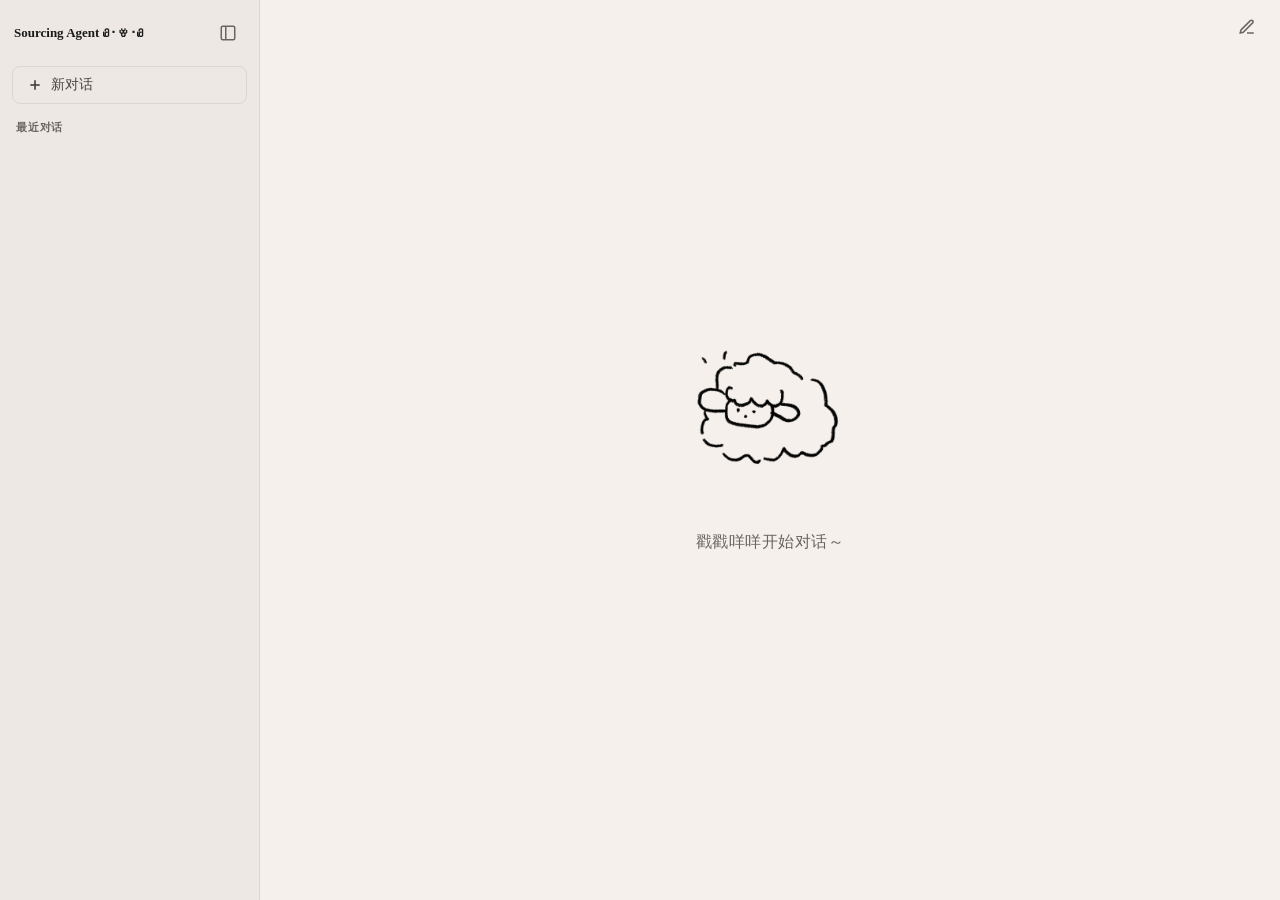
<file: index.html>
<!DOCTYPE html>
<html lang="zh-CN">
<head>
  <meta charset="UTF-8" />
  <meta name="viewport" content="width=device-width, initial-scale=1.0" />
  <title>Sourcing Agent Ꮚ･ꈊ･Ꮚ</title>
  <link rel="stylesheet" href="style.css" />
</head>
<body>
  <div class="app">
    <aside class="sidebar" id="sidebar">
      <div class="sidebar-header">
        <div class="logo">
          <span class="logo-text">Sourcing Agent Ꮚ･ꈊ･Ꮚ</span>
        </div>
        <button class="icon-btn" id="toggle-sidebar" title="收起侧栏">
          <svg width="18" height="18" viewBox="0 0 24 24" fill="none" stroke="currentColor" stroke-width="2">
            <rect x="3" y="3" width="18" height="18" rx="2"/>
            <line x1="9" y1="3" x2="9" y2="21"/>
          </svg>
        </button>
      </div>

      <button class="new-chat-btn" id="new-chat-btn">
        <svg width="16" height="16" viewBox="0 0 24 24" fill="none" stroke="currentColor" stroke-width="2.5">
          <line x1="12" y1="5" x2="12" y2="19"/>
          <line x1="5" y1="12" x2="19" y2="12"/>
        </svg>
        新对话
      </button>

      <div class="history-section">
        <div class="history-label">最近对话</div>
        <div class="history-list" id="history-list"></div>
      </div>
    </aside>

    <main class="main awaiting-start" id="main">
      <header class="topbar">
        <button class="icon-btn" id="open-sidebar" title="展开侧栏" style="display:none;">
          <svg width="18" height="18" viewBox="0 0 24 24" fill="none" stroke="currentColor" stroke-width="2">
            <line x1="3" y1="6" x2="21" y2="6"/>
            <line x1="3" y1="12" x2="21" y2="12"/>
            <line x1="3" y1="18" x2="21" y2="18"/>
          </svg>
        </button>
        <div class="spacer"></div>
        <button class="new-chat-icon-btn" id="new-chat-top" title="新对话">
          <svg width="18" height="18" viewBox="0 0 24 24" fill="none" stroke="currentColor" stroke-width="2">
            <path d="M12 20h9"/>
            <path d="M16.5 3.5a2.121 2.121 0 013 3L7 19l-4 1 1-4L16.5 3.5z"/>
          </svg>
        </button>
      </header>

      <div class="chat-container" id="chat-container">
        <div class="welcome splash" id="welcome">
          <button type="button" class="sheep-start" id="sheep-start" aria-label="戳戳咩咩开始对话">
            <div class="sheep-blend">
              <img src="sheep.png" alt="" class="sheep-img" id="sheep-img" />
              <svg class="sheep-svg" id="sheep-svg" viewBox="0 0 200 200" xmlns="http://www.w3.org/2000/svg" aria-hidden="true">
              <ellipse cx="100" cy="140" rx="55" ry="40" fill="white" stroke="#ccc" stroke-width="2"/>
              <circle cx="100" cy="95" r="42" fill="white" stroke="#ccc" stroke-width="2"/>
              <circle cx="72" cy="85" r="28" fill="white" stroke="#ccc" stroke-width="2"/>
              <circle cx="128" cy="85" r="28" fill="white" stroke="#ccc" stroke-width="2"/>
              <circle cx="85" cy="68" r="22" fill="white" stroke="#ccc" stroke-width="2"/>
              <circle cx="115" cy="68" r="22" fill="white" stroke="#ccc" stroke-width="2"/>
              <circle cx="100" cy="62" r="20" fill="white" stroke="#ccc" stroke-width="2"/>
              <ellipse cx="100" cy="105" rx="28" ry="25" fill="white" stroke="#ccc" stroke-width="1.5"/>
              <ellipse cx="91" cy="100" rx="4" ry="5" fill="#333"/>
              <ellipse cx="109" cy="100" rx="4" ry="5" fill="#333"/>
              <circle cx="92" cy="99" r="1.5" fill="white"/>
              <circle cx="110" cy="99" r="1.5" fill="white"/>
              <ellipse cx="84" cy="109" rx="6" ry="4" fill="#ffb6c1" opacity="0.7"/>
              <ellipse cx="116" cy="109" rx="6" ry="4" fill="#ffb6c1" opacity="0.7"/>
              <path d="M95 114 Q100 119 105 114" fill="none" stroke="#888" stroke-width="1.5" stroke-linecap="round"/>
              <rect x="76" y="170" width="12" height="20" rx="6" fill="white" stroke="#ccc" stroke-width="1.5"/>
              <rect x="112" y="170" width="12" height="20" rx="6" fill="white" stroke="#ccc" stroke-width="1.5"/>
              <rect x="88" y="172" width="12" height="18" rx="6" fill="white" stroke="#ccc" stroke-width="1.5"/>
              <rect x="100" y="172" width="12" height="18" rx="6" fill="white" stroke="#ccc" stroke-width="1.5"/>
              <path d="M68 58 C68 54 62 50 58 54 C54 58 58 64 68 70 C78 64 82 58 78 54 C74 50 68 54 68 58Z" fill="#ff6b8a" opacity="0.85"/>
              <path d="M82 48 C82 45 77 42 74 45 C71 48 74 53 82 58 C90 53 93 48 90 45 C87 42 82 45 82 48Z" fill="#ff6b8a" opacity="0.85"/>
              </svg>
            </div>
          </button>
          <p class="splash-hint" id="splash-hint">戳戳咩咩开始对话～</p>
        </div>
        <div class="messages" id="messages"></div>
      </div>

      <div class="input-area">
        <div class="input-box">
          <textarea
            id="user-input"
            placeholder="在这里和 Ꮚ･ꈊ･Ꮚ 发消息～"
            rows="1"
            maxlength="4000"
          ></textarea>
          <button class="send-btn" id="send-btn" disabled>
            <svg width="16" height="16" viewBox="0 0 24 24" fill="currentColor">
              <path d="M2.01 21L23 12 2.01 3 2 10l15 2-15 2z"/>
            </svg>
          </button>
        </div>
      </div>
    </main>
  </div>

  <script src="app.js"></script>
</body>
</html>
</file>
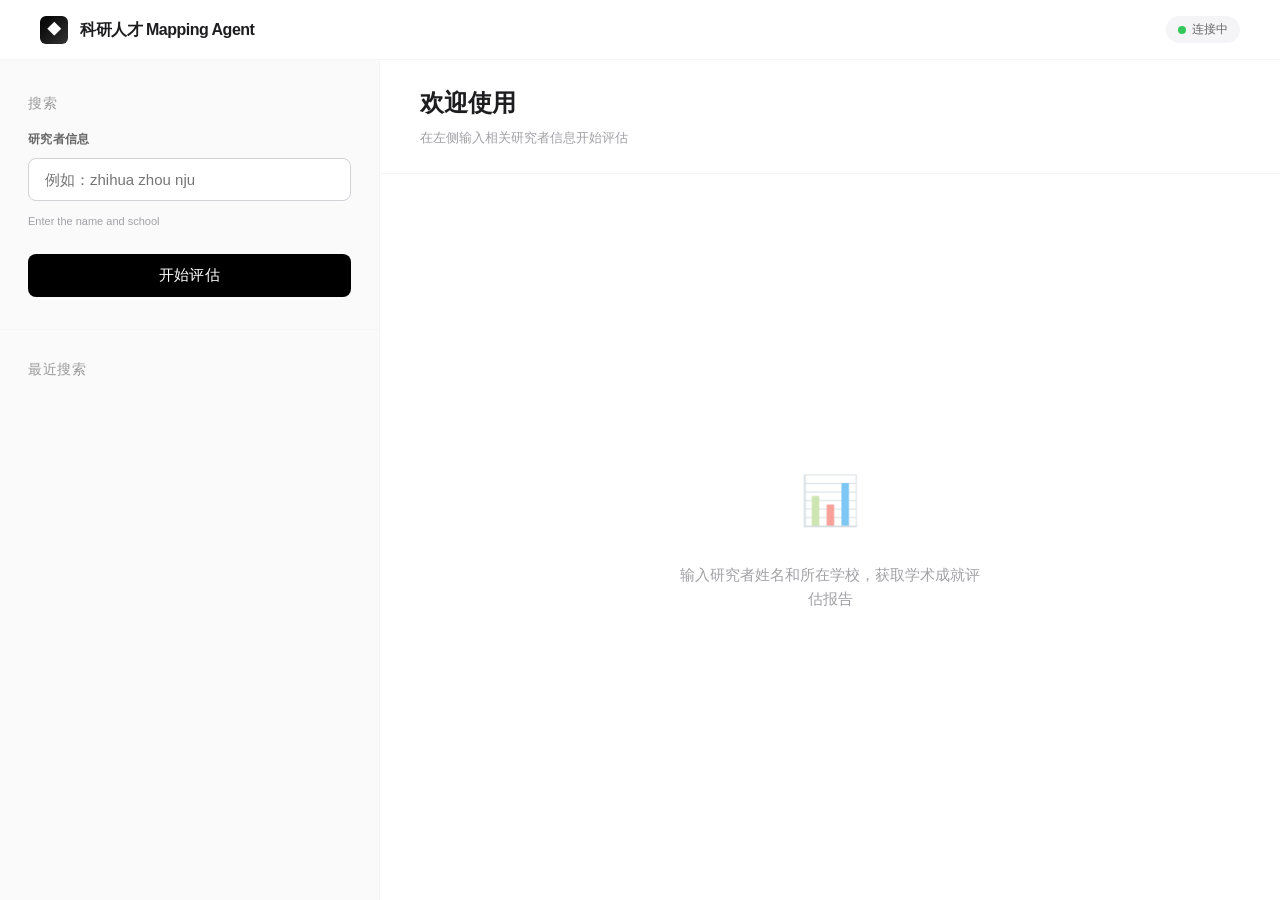
<file: deepseek_html_20260415_f2348b.html>
<!DOCTYPE html>
<html lang="zh-CN">
<head>
    <meta charset="UTF-8">
    <meta name="viewport" content="width=device-width, initial-scale=1.0">
    <title>科研人才 Mapping Agent</title>
    <style>
        * {
            margin: 0;
            padding: 0;
            box-sizing: border-box;
        }

        html, body {
            width: 100%;
            height: 100%;
            overflow: hidden;
        }

        body {
            font-family: -apple-system, BlinkMacSystemFont, 'Segoe UI', 'Helvetica Neue', sans-serif;
            background: #ffffff;
            color: #1d1d1f;
            line-height: 1.6;
        }

        /* ============= 主容器 ============= */
        .container {
            display: flex;
            flex-direction: column;
            height: 100vh;
            position: relative;
        }

        /* ============= 顶部导航栏 ============= */
        .header {
            height: 60px;
            display: flex;
            align-items: center;
            justify-content: space-between;
            padding: 0 40px;
            border-bottom: 1px solid #f5f5f7;
            background: #ffffff;
            position: relative;
            z-index: 10;
        }

        .logo {
            display: flex;
            align-items: center;
            gap: 12px;
            font-size: 16px;
            font-weight: 600;
            letter-spacing: -0.5px;
        }

        .logo-icon {
            width: 28px;
            height: 28px;
            background: linear-gradient(135deg, #000000 0%, #333333 100%);
            border-radius: 6px;
            display: flex;
            align-items: center;
            justify-content: center;
            color: white;
            font-size: 14px;
            font-weight: 700;
        }

        .header-right {
            display: flex;
            align-items: center;
            gap: 24px;
            font-size: 13px;
            color: #666666;
        }

        .status-badge {
            display: flex;
            align-items: center;
            gap: 6px;
            padding: 4px 12px;
            background: #f5f5f7;
            border-radius: 16px;
            font-size: 12px;
        }

        .status-dot {
            width: 8px;
            height: 8px;
            background: #34c759;
            border-radius: 50%;
            animation: pulse 2s infinite;
        }

        @keyframes pulse {
            0%, 100% { opacity: 1; }
            50% { opacity: 0.5; }
        }

        /* ============= 主内容区 ============= */
        .main {
            flex: 1;
            display: flex;
            overflow: hidden;
        }

        /* ============= 左侧面板 ============= */
        .sidebar {
            width: 380px;
            border-right: 1px solid #f5f5f7;
            display: flex;
            flex-direction: column;
            background: #fafafa;
            overflow-y: auto;
        }

        .sidebar-content {
            flex: 1;
            overflow-y: auto;
            padding: 0;
        }

        /* ============= 搜索面板 ============= */
        .search-panel {
            padding: 32px 28px;
            border-bottom: 1px solid #f5f5f7;
        }

        .search-title {
            font-size: 14px;
            font-weight: 500;
            color: #999999;
            text-transform: uppercase;
            letter-spacing: 0.5px;
            margin-bottom: 16px;
        }

        .search-box {
            display: flex;
            flex-direction: column;
            gap: 16px;
        }

        .input-group {
            display: flex;
            flex-direction: column;
            gap: 8px;
        }

        .input-label {
            font-size: 12px;
            font-weight: 600;
            color: #666666;
            text-transform: uppercase;
            letter-spacing: 0.3px;
        }

        .input-wrapper {
            position: relative;
            display: flex;
            align-items: center;
        }

        input[type="text"] {
            width: 100%;
            padding: 12px 16px;
            border: 1px solid #d2d2d7;
            border-radius: 8px;
            font-size: 15px;
            background: white;
            transition: all 0.2s ease;
            font-family: -apple-system, BlinkMacSystemFont, 'Segoe UI', sans-serif;
        }

        input[type="text"]:placeholder {
            color: #a1a1a6;
        }

        input[type="text"]:focus {
            outline: none;
            border-color: #000000;
            box-shadow: 0 0 0 3px rgba(0, 0, 0, 0.1);
        }

        input[type="text"]:hover:not(:focus) {
            border-color: #b0b0b5;
        }

        /* ============= 提示文字 ============= */
        .input-hint {
            font-size: 11px;
            color: #a1a1a6;
            margin-top: 4px;
            font-weight: 400;
        }

        /* ============= 搜索按钮 ============= */
        .search-button {
            width: 100%;
            padding: 12px 16px;
            margin-top: 8px;
            background: #000000;
            color: white;
            border: none;
            border-radius: 8px;
            font-size: 15px;
            font-weight: 500;
            cursor: pointer;
            transition: all 0.2s ease;
            letter-spacing: 0.3px;
        }

        .search-button:hover {
            background: #1d1d1f;
        }

        .search-button:active {
            transform: scale(0.98);
        }

        .search-button.loading {
            opacity: 0.6;
            cursor: not-allowed;
        }

        /* ============= 历史记录 ============= */
        .history-section {
            padding: 28px 28px 0;
            flex: 1;
            overflow-y: auto;
        }

        .history-title {
            font-size: 14px;
            font-weight: 500;
            color: #999999;
            text-transform: uppercase;
            letter-spacing: 0.5px;
            margin-bottom: 16px;
        }

        .history-item {
            padding: 12px 16px;
            margin-bottom: 8px;
            background: white;
            border: 1px solid #e5e5e7;
            border-radius: 8px;
            cursor: pointer;
            transition: all 0.2s ease;
            font-size: 13px;
            color: #1d1d1f;
        }

        .history-item:hover {
            background: #f5f5f7;
            border-color: #d2d2d7;
        }

        .history-item-name {
            font-weight: 500;
            margin-bottom: 4px;
        }

        .history-item-school {
            font-size: 12px;
            color: #a1a1a6;
        }

        /* ============= 右侧聊天区 ============= */
        .chat-area {
            flex: 1;
            display: flex;
            flex-direction: column;
            background: white;
        }

        .chat-header {
            padding: 24px 40px;
            border-bottom: 1px solid #f5f5f7;
            min-height: 80px;
            display: flex;
            flex-direction: column;
            justify-content: center;
        }

        .chat-header-title {
            font-size: 24px;
            font-weight: 600;
            color: #1d1d1f;
            margin-bottom: 6px;
        }

        .chat-header-subtitle {
            font-size: 13px;
            color: #a1a1a6;
        }

        .messages-container {
            flex: 1;
            overflow-y: auto;
            padding: 32px 40px;
            display: flex;
            flex-direction: column;
            gap: 24px;
            background: white;
        }

        .message {
            display: flex;
            flex-direction: column;
            gap: 8px;
            animation: slideIn 0.3s ease-out;
        }

        @keyframes slideIn {
            from {
                opacity: 0;
                transform: translateY(10px);
            }
            to {
                opacity: 1;
                transform: translateY(0);
            }
        }

        .message.user {
            align-items: flex-end;
        }

        .message.assistant {
            align-items: flex-start;
        }

        .message-bubble {
            max-width: 70%;
            padding: 12px 16px;
            border-radius: 12px;
            font-size: 15px;
            line-height: 1.5;
            word-wrap: break-word;
        }

        .message.user .message-bubble {
            background: #000000;
            color: white;
            border-bottom-right-radius: 4px;
        }

        .message.assistant .message-bubble {
            background: #f5f5f7;
            color: #1d1d1f;
            border-bottom-left-radius: 4px;
        }

        .message-time {
            font-size: 12px;
            color: #a1a1a6;
        }

        .loading-dots {
            display: flex;
            gap: 4px;
        }

        .loading-dot {
            width: 8px;
            height: 8px;
            background: #d2d2d7;
            border-radius: 50%;
            animation: bounce 1.4s infinite;
        }

        .loading-dot:nth-child(2) {
            animation-delay: 0.2s;
        }

        .loading-dot:nth-child(3) {
            animation-delay: 0.4s;
        }

        @keyframes bounce {
            0%, 80%, 100% { opacity: 0.3; }
            40% { opacity: 1; }
        }

        /* ============= 空状态 ============= */
        .empty-state {
            display: flex;
            flex-direction: column;
            align-items: center;
            justify-content: center;
            height: 100%;
            gap: 24px;
            color: #a1a1a6;
        }

        .empty-icon {
            font-size: 48px;
            opacity: 0.5;
        }

        .empty-text {
            font-size: 15px;
            text-align: center;
            max-width: 300px;
        }

        /* ============= 响应式 ============= */
        @media (max-width: 1200px) {
            .sidebar {
                width: 320px;
            }
            
            .search-panel {
                padding: 24px 20px;
            }

            .chat-header {
                padding: 20px 32px;
            }

            .messages-container {
                padding: 24px 32px;
            }
        }

        @media (max-width: 768px) {
            .header {
                padding: 0 20px;
            }

            .sidebar {
                width: 100%;
                border-right: none;
                border-bottom: 1px solid #f5f5f7;
                max-height: 200px;
            }

            .main {
                flex-direction: column;
            }

            .chat-area {
                flex: 1;
            }

            .message-bubble {
                max-width: 90%;
            }

            .chat-header {
                padding: 16px 20px;
            }

            .messages-container {
                padding: 16px 20px;
            }
        }

        /* ============= 滚动条样式 ============= */
        ::-webkit-scrollbar {
            width: 8px;
        }

        ::-webkit-scrollbar-track {
            background: transparent;
        }

        ::-webkit-scrollbar-thumb {
            background: #d2d2d7;
            border-radius: 4px;
        }

        ::-webkit-scrollbar-thumb:hover {
            background: #999999;
        }

        /* ============= 统计卡片 ============= */
        .stats-card {
            background: white;
            border: 1px solid #e5e5e7;
            border-radius: 12px;
            padding: 16px;
            margin-top: 12px;
            font-size: 13px;
        }

        .stat-row {
            display: flex;
            justify-content: space-between;
            padding: 8px 0;
            border-bottom: 1px solid #f5f5f7;
        }

        .stat-row:last-child {
            border-bottom: none;
        }

        .stat-label {
            color: #a1a1a6;
        }

        .stat-value {
            font-weight: 600;
            color: #1d1d1f;
        }
    </style>
</head>
<body>
    <div class="container">
        <!-- 顶部导航栏 -->
        <div class="header">
            <div class="logo">
                <div class="logo-icon">◆</div>
                <span>科研人才 Mapping Agent</span>
            </div>
            <div class="header-right">
                <div class="status-badge">
                    <div class="status-dot"></div>
                    <span>连接中</span>
                </div>
            </div>
        </div>

        <!-- 主内容区 -->
        <div class="main">
            <!-- 左侧面板 -->
            <div class="sidebar">
                <div class="sidebar-content">
                    <!-- 搜索面板 -->
                    <div class="search-panel">
                        <div class="search-title">搜索</div>
                        <div class="search-box">
                            <div class="input-group">
                                <label class="input-label">研究者信息</label>
                                <input 
                                    type="text" 
                                    id="searchInput"
                                    placeholder="例如：zhihua zhou nju"
                                    autocomplete="off"
                                >
                                <div class="input-hint">Enter the name and school</div>
                            </div>
                            <button class="search-button" id="searchButton">开始评估</button>
                        </div>
                    </div>

                    <!-- 历史记录 -->
                    <div class="history-section">
                        <div class="history-title">最近搜索</div>
                        <div id="historyList">
                            <!-- 动态生成 -->
                        </div>
                    </div>
                </div>
            </div>

            <!-- 右侧聊天区 -->
            <div class="chat-area">
                <div class="chat-header">
                    <div class="chat-header-title" id="chatTitle">欢迎使用</div>
                    <div class="chat-header-subtitle" id="chatSubtitle">在左侧输入相关研究者信息开始评估</div>
                </div>
                <div class="messages-container" id="messagesContainer">
                    <div class="empty-state">
                        <div class="empty-icon">📊</div>
                        <div class="empty-text">输入研究者姓名和所在学校，获取学术成就评估报告</div>
                    </div>
                </div>
            </div>
        </div>
    </div>

    <script>
        // ============= 配置 =============
        const N8N_WEBHOOK_URL = 'https://lamb20260406.app.n8n.cloud/webhook/3bc48f3e-2a46-4475-8e3b-d2dccd2b7c0bE'; // 替换为你的 n8n Webhook URL

        // ============= 状态管理 =============
        let isLoading = false;
        let searchHistory = JSON.parse(localStorage.getItem('searchHistory') || '[]');

        // ============= DOM 元素 =============
        const searchInput = document.getElementById('searchInput');
        const searchButton = document.getElementById('searchButton');
        const messagesContainer = document.getElementById('messagesContainer');
        const chatTitle = document.getElementById('chatTitle');
        const chatSubtitle = document.getElementById('chatSubtitle');
        const historyList = document.getElementById('historyList');

        // ============= 初始化 =============
        function init() {
            renderHistory();
            setupEventListeners();
        }

        // ============= 事件监听 =============
        function setupEventListeners() {
            // Enter 键搜索
            searchInput.addEventListener('keypress', (e) => {
                if (e.key === 'Enter' && !isLoading) {
                    performSearch();
                }
            });

            // 按钮点击
            searchButton.addEventListener('click', performSearch);
        }

        // ============= 执行搜索 =============
        async function performSearch() {
            const query = searchInput.value.trim();
            
            if (!query) {
                alert('请输入研究者信息');
                return;
            }

            if (isLoading) return;

            isLoading = true;
            searchButton.classList.add('loading');
            searchButton.textContent = '处理中...';

            // 添加到历史记录
            addToHistory(query);

            // 清空消息容器
            messagesContainer.innerHTML = '';

            // 显示用户消息
            addMessage(query, 'user');

            // 显示加载动画
            addLoadingMessage();

            try {
                // 调用 n8n Webhook
                const response = await fetch(N8N_WEBHOOK_URL, {
                    method: 'POST',
                    headers: {
                        'Content-Type': 'application/json',
                    },
                    body: JSON.stringify({
                        chatMessage: query,
                        sessionId: generateSessionId()
                    })
                });

                if (!response.ok) {
                    throw new Error(`HTTP error! status: ${response.status}`);
                }

                const data = await response.json();

                // 移除加载消息
                removeLoadingMessage();

                // 显示响应
                if (data.response || data.analysis) {
                    const responseText = data.response || data.analysis;
                    addMessage(responseText, 'assistant');

                    // 更新标题
                    const author = data.author || '评估结果';
                    chatTitle.textContent = author;
                    chatSubtitle.textContent = `${data.university || ''}的学术评估`;

                    // 显示统计卡片
                    if (data.statistics) {
                        addStatsCard(data.statistics);
                    }
                } else {
                    addMessage('未能获取评估结果，请重试', 'assistant');
                }

            } catch (error) {
                console.error('Error:', error);
                removeLoadingMessage();
                addMessage(`出错: ${error.message}。请检查 n8n Webhook URL 是否正确配置。`, 'assistant');
            } finally {
                isLoading = false;
                searchButton.classList.remove('loading');
                searchButton.textContent = '开始评估';
            }
        }

        // ============= 消息相关函数 =============
        function addMessage(text, sender) {
            const messageDiv = document.createElement('div');
            messageDiv.className = `message ${sender}`;

            const bubble = document.createElement('div');
            bubble.className = 'message-bubble';
            bubble.textContent = text;

            const time = document.createElement('div');
            time.className = 'message-time';
            time.textContent = new Date().toLocaleTimeString('zh-CN', { 
                hour: '2-digit', 
                minute: '2-digit' 
            });

            messageDiv.appendChild(bubble);
            messageDiv.appendChild(time);
            messagesContainer.appendChild(messageDiv);

            // 自动滚动到底部
            messagesContainer.scrollTop = messagesContainer.scrollHeight;
        }

        function addLoadingMessage() {
            const messageDiv = document.createElement('div');
            messageDiv.className = 'message assistant';
            messageDiv.id = 'loadingMessage';

            const bubble = document.createElement('div');
            bubble.className = 'message-bubble';

            const dots = document.createElement('div');
            dots.className = 'loading-dots';
            dots.innerHTML = '<div class="loading-dot"></div><div class="loading-dot"></div><div class="loading-dot"></div>';

            bubble.appendChild(dots);
            messageDiv.appendChild(bubble);
            messagesContainer.appendChild(messageDiv);

            messagesContainer.scrollTop = messagesContainer.scrollHeight;
        }

        function removeLoadingMessage() {
            const loadingMsg = document.getElementById('loadingMessage');
            if (loadingMsg) {
                loadingMsg.remove();
            }
        }

        function addStatsCard(stats) {
            const cardDiv = document.createElement('div');
            cardDiv.className = 'stats-card';

            const rows = [
                { label: '总论文数', value: stats.total_papers || 0 },
                { label: 'CCF-A 一作/共一', value: stats.ccf_a_first_author || 0 + ' 篇' },
                { label: 'CCF-A 其他身份', value: stats.ccf_a_other_author || 0 + ' 篇' },
                { label: '非 CCF-A', value: stats.non_ccf_a || 0 + ' 篇' }
            ];

            cardDiv.innerHTML = rows.map(row => `
                <div class="stat-row">
                    <span class="stat-label">${row.label}</span>
                    <span class="stat-value">${row.value}</span>
                </div>
            `).join('');

            messagesContainer.appendChild(cardDiv);
            messagesContainer.scrollTop = messagesContainer.scrollHeight;
        }

        // ============= 历史记录相关 =============
        function addToHistory(query) {
            // 从查询中提取名字和学校
            const parts = query.split(/[\s，,]+/);
            if (parts.length >= 2) {
                const item = {
                    name: parts[0],
                    university: parts[1],
                    query: query,
                    timestamp: new Date().toISOString()
                };

                // 避免重复
                searchHistory = searchHistory.filter(h => h.query !== query);
                searchHistory.unshift(item);

                // 只保留最近 10 条
                searchHistory = searchHistory.slice(0, 10);

                localStorage.setItem('searchHistory', JSON.stringify(searchHistory));
                renderHistory();
            }
        }

        function renderHistory() {
            historyList.innerHTML = searchHistory.map((item, index) => `
                <div class="history-item" onclick="selectFromHistory('${item.query}')">
                    <div class="history-item-name">${item.name}</div>
                    <div class="history-item-school">${item.university}</div>
                </div>
            `).join('');
        }

        function selectFromHistory(query) {
            searchInput.value = query;
            performSearch();
        }

        // ============= 工具函数 =============
        function generateSessionId() {
            return 'session_' + Math.random().toString(36).substr(2, 9);
        }

        // ============= 启动应用 =============
        init();
    </script>
</body>
</html>
</file>
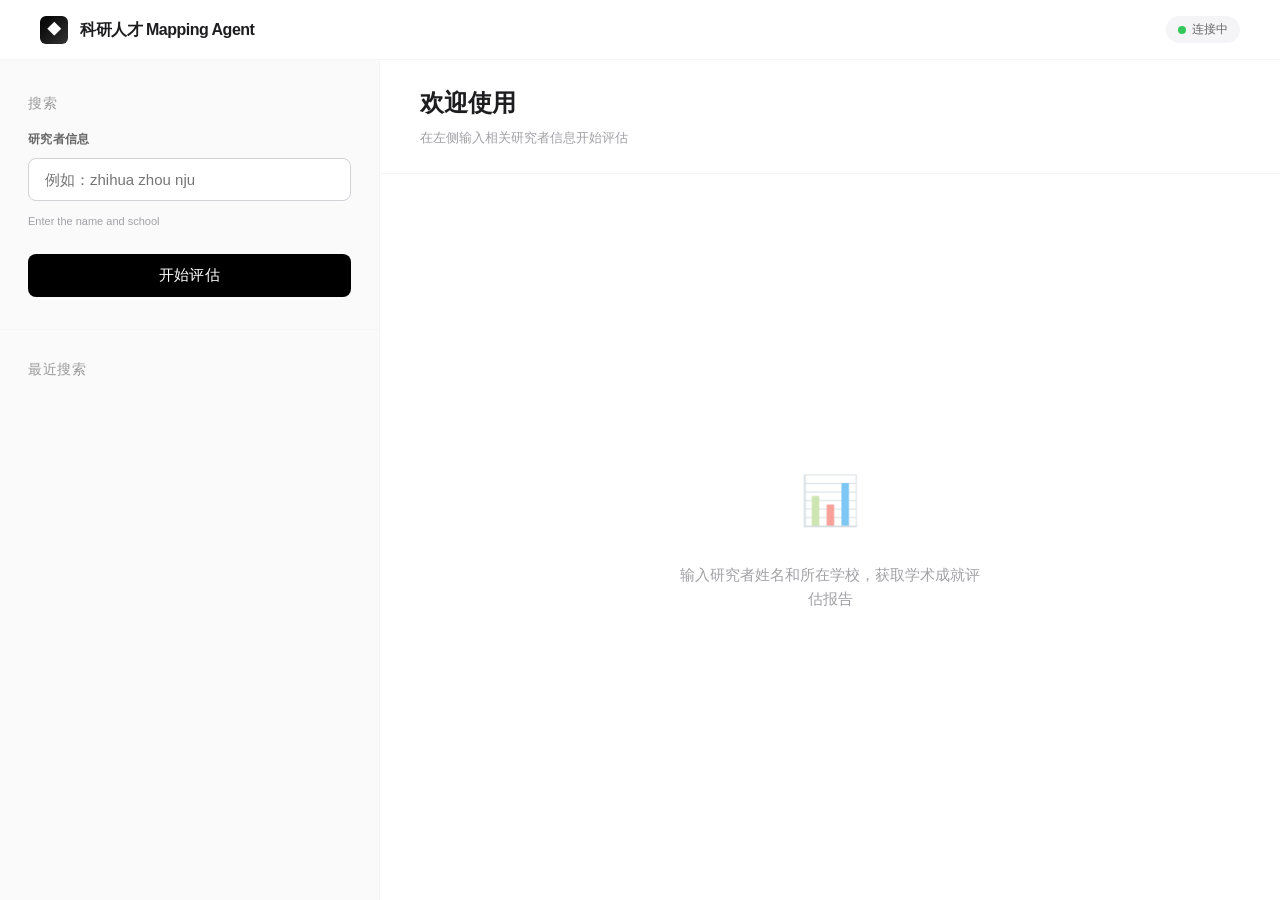
<file: html.index.html>
<!DOCTYPE html>
<html lang="zh-CN">
<head>
    <meta charset="UTF-8">
    <meta name="viewport" content="width=device-width, initial-scale=1.0">
    <title>科研人才 Mapping Agent</title>
    <style>
        * {
            margin: 0;
            padding: 0;
            box-sizing: border-box;
        }

        html, body {
            width: 100%;
            height: 100%;
            overflow: hidden;
        }

        body {
            font-family: -apple-system, BlinkMacSystemFont, 'Segoe UI', 'Helvetica Neue', sans-serif;
            background: #ffffff;
            color: #1d1d1f;
            line-height: 1.6;
        }

        /* ============= 主容器 ============= */
        .container {
            display: flex;
            flex-direction: column;
            height: 100vh;
            position: relative;
        }

        /* ============= 顶部导航栏 ============= */
        .header {
            height: 60px;
            display: flex;
            align-items: center;
            justify-content: space-between;
            padding: 0 40px;
            border-bottom: 1px solid #f5f5f7;
            background: #ffffff;
            position: relative;
            z-index: 10;
        }

        .logo {
            display: flex;
            align-items: center;
            gap: 12px;
            font-size: 16px;
            font-weight: 600;
            letter-spacing: -0.5px;
        }

        .logo-icon {
            width: 28px;
            height: 28px;
            background: linear-gradient(135deg, #000000 0%, #333333 100%);
            border-radius: 6px;
            display: flex;
            align-items: center;
            justify-content: center;
            color: white;
            font-size: 14px;
            font-weight: 700;
        }

        .header-right {
            display: flex;
            align-items: center;
            gap: 24px;
            font-size: 13px;
            color: #666666;
        }

        .status-badge {
            display: flex;
            align-items: center;
            gap: 6px;
            padding: 4px 12px;
            background: #f5f5f7;
            border-radius: 16px;
            font-size: 12px;
        }

        .status-dot {
            width: 8px;
            height: 8px;
            background: #34c759;
            border-radius: 50%;
            animation: pulse 2s infinite;
        }

        @keyframes pulse {
            0%, 100% { opacity: 1; }
            50% { opacity: 0.5; }
        }

        /* ============= 主内容区 ============= */
        .main {
            flex: 1;
            display: flex;
            overflow: hidden;
        }

        /* ============= 左侧面板 ============= */
        .sidebar {
            width: 380px;
            border-right: 1px solid #f5f5f7;
            display: flex;
            flex-direction: column;
            background: #fafafa;
            overflow-y: auto;
        }

        .sidebar-content {
            flex: 1;
            overflow-y: auto;
            padding: 0;
        }

        /* ============= 搜索面板 ============= */
        .search-panel {
            padding: 32px 28px;
            border-bottom: 1px solid #f5f5f7;
        }

        .search-title {
            font-size: 14px;
            font-weight: 500;
            color: #999999;
            text-transform: uppercase;
            letter-spacing: 0.5px;
            margin-bottom: 16px;
        }

        .search-box {
            display: flex;
            flex-direction: column;
            gap: 16px;
        }

        .input-group {
            display: flex;
            flex-direction: column;
            gap: 8px;
        }

        .input-label {
            font-size: 12px;
            font-weight: 600;
            color: #666666;
            text-transform: uppercase;
            letter-spacing: 0.3px;
        }

        .input-wrapper {
            position: relative;
            display: flex;
            align-items: center;
        }

        input[type="text"] {
            width: 100%;
            padding: 12px 16px;
            border: 1px solid #d2d2d7;
            border-radius: 8px;
            font-size: 15px;
            background: white;
            transition: all 0.2s ease;
            font-family: -apple-system, BlinkMacSystemFont, 'Segoe UI', sans-serif;
        }

        input[type="text"]:placeholder {
            color: #a1a1a6;
        }

        input[type="text"]:focus {
            outline: none;
            border-color: #000000;
            box-shadow: 0 0 0 3px rgba(0, 0, 0, 0.1);
        }

        input[type="text"]:hover:not(:focus) {
            border-color: #b0b0b5;
        }

        /* ============= 提示文字 ============= */
        .input-hint {
            font-size: 11px;
            color: #a1a1a6;
            margin-top: 4px;
            font-weight: 400;
        }

        /* ============= 搜索按钮 ============= */
        .search-button {
            width: 100%;
            padding: 12px 16px;
            margin-top: 8px;
            background: #000000;
            color: white;
            border: none;
            border-radius: 8px;
            font-size: 15px;
            font-weight: 500;
            cursor: pointer;
            transition: all 0.2s ease;
            letter-spacing: 0.3px;
        }

        .search-button:hover {
            background: #1d1d1f;
        }

        .search-button:active {
            transform: scale(0.98);
        }

        .search-button.loading {
            opacity: 0.6;
            cursor: not-allowed;
        }

        /* ============= 历史记录 ============= */
        .history-section {
            padding: 28px 28px 0;
            flex: 1;
            overflow-y: auto;
        }

        .history-title {
            font-size: 14px;
            font-weight: 500;
            color: #999999;
            text-transform: uppercase;
            letter-spacing: 0.5px;
            margin-bottom: 16px;
        }

        .history-item {
            padding: 12px 16px;
            margin-bottom: 8px;
            background: white;
            border: 1px solid #e5e5e7;
            border-radius: 8px;
            cursor: pointer;
            transition: all 0.2s ease;
            font-size: 13px;
            color: #1d1d1f;
        }

        .history-item:hover {
            background: #f5f5f7;
            border-color: #d2d2d7;
        }

        .history-item-name {
            font-weight: 500;
            margin-bottom: 4px;
        }

        .history-item-school {
            font-size: 12px;
            color: #a1a1a6;
        }

        /* ============= 右侧聊天区 ============= */
        .chat-area {
            flex: 1;
            display: flex;
            flex-direction: column;
            background: white;
        }

        .chat-header {
            padding: 24px 40px;
            border-bottom: 1px solid #f5f5f7;
            min-height: 80px;
            display: flex;
            flex-direction: column;
            justify-content: center;
        }

        .chat-header-title {
            font-size: 24px;
            font-weight: 600;
            color: #1d1d1f;
            margin-bottom: 6px;
        }

        .chat-header-subtitle {
            font-size: 13px;
            color: #a1a1a6;
        }

        .messages-container {
            flex: 1;
            overflow-y: auto;
            padding: 32px 40px;
            display: flex;
            flex-direction: column;
            gap: 24px;
            background: white;
        }

        .message {
            display: flex;
            flex-direction: column;
            gap: 8px;
            animation: slideIn 0.3s ease-out;
        }

        @keyframes slideIn {
            from {
                opacity: 0;
                transform: translateY(10px);
            }
            to {
                opacity: 1;
                transform: translateY(0);
            }
        }

        .message.user {
            align-items: flex-end;
        }

        .message.assistant {
            align-items: flex-start;
        }

        .message-bubble {
            max-width: 70%;
            padding: 12px 16px;
            border-radius: 12px;
            font-size: 15px;
            line-height: 1.5;
            word-wrap: break-word;
        }

        .message.user .message-bubble {
            background: #000000;
            color: white;
            border-bottom-right-radius: 4px;
        }

        .message.assistant .message-bubble {
            background: #f5f5f7;
            color: #1d1d1f;
            border-bottom-left-radius: 4px;
        }

        .message-time {
            font-size: 12px;
            color: #a1a1a6;
        }

        .loading-dots {
            display: flex;
            gap: 4px;
        }

        .loading-dot {
            width: 8px;
            height: 8px;
            background: #d2d2d7;
            border-radius: 50%;
            animation: bounce 1.4s infinite;
        }

        .loading-dot:nth-child(2) {
            animation-delay: 0.2s;
        }

        .loading-dot:nth-child(3) {
            animation-delay: 0.4s;
        }

        @keyframes bounce {
            0%, 80%, 100% { opacity: 0.3; }
            40% { opacity: 1; }
        }

        /* ============= 空状态 ============= */
        .empty-state {
            display: flex;
            flex-direction: column;
            align-items: center;
            justify-content: center;
            height: 100%;
            gap: 24px;
            color: #a1a1a6;
        }

        .empty-icon {
            font-size: 48px;
            opacity: 0.5;
        }

        .empty-text {
            font-size: 15px;
            text-align: center;
            max-width: 300px;
        }

        /* ============= 响应式 ============= */
        @media (max-width: 1200px) {
            .sidebar {
                width: 320px;
            }
            
            .search-panel {
                padding: 24px 20px;
            }

            .chat-header {
                padding: 20px 32px;
            }

            .messages-container {
                padding: 24px 32px;
            }
        }

        @media (max-width: 768px) {
            .header {
                padding: 0 20px;
            }

            .sidebar {
                width: 100%;
                border-right: none;
                border-bottom: 1px solid #f5f5f7;
                max-height: 200px;
            }

            .main {
                flex-direction: column;
            }

            .chat-area {
                flex: 1;
            }

            .message-bubble {
                max-width: 90%;
            }

            .chat-header {
                padding: 16px 20px;
            }

            .messages-container {
                padding: 16px 20px;
            }
        }

        /* ============= 滚动条样式 ============= */
        ::-webkit-scrollbar {
            width: 8px;
        }

        ::-webkit-scrollbar-track {
            background: transparent;
        }

        ::-webkit-scrollbar-thumb {
            background: #d2d2d7;
            border-radius: 4px;
        }

        ::-webkit-scrollbar-thumb:hover {
            background: #999999;
        }

        /* ============= 统计卡片 ============= */
        .stats-card {
            background: white;
            border: 1px solid #e5e5e7;
            border-radius: 12px;
            padding: 16px;
            margin-top: 12px;
            font-size: 13px;
        }

        .stat-row {
            display: flex;
            justify-content: space-between;
            padding: 8px 0;
            border-bottom: 1px solid #f5f5f7;
        }

        .stat-row:last-child {
            border-bottom: none;
        }

        .stat-label {
            color: #a1a1a6;
        }

        .stat-value {
            font-weight: 600;
            color: #1d1d1f;
        }
    </style>
</head>
<body>
    <div class="container">
        <!-- 顶部导航栏 -->
        <div class="header">
            <div class="logo">
                <div class="logo-icon">◆</div>
                <span>科研人才 Mapping Agent</span>
            </div>
            <div class="header-right">
                <div class="status-badge">
                    <div class="status-dot"></div>
                    <span>连接中</span>
                </div>
            </div>
        </div>

        <!-- 主内容区 -->
        <div class="main">
            <!-- 左侧面板 -->
            <div class="sidebar">
                <div class="sidebar-content">
                    <!-- 搜索面板 -->
                    <div class="search-panel">
                        <div class="search-title">搜索</div>
                        <div class="search-box">
                            <div class="input-group">
                                <label class="input-label">研究者信息</label>
                                <input 
                                    type="text" 
                                    id="searchInput"
                                    placeholder="例如：zhihua zhou nju"
                                    autocomplete="off"
                                >
                                <div class="input-hint">Enter the name and school</div>
                            </div>
                            <button class="search-button" id="searchButton">开始评估</button>
                        </div>
                    </div>

                    <!-- 历史记录 -->
                    <div class="history-section">
                        <div class="history-title">最近搜索</div>
                        <div id="historyList">
                            <!-- 动态生成 -->
                        </div>
                    </div>
                </div>
            </div>

            <!-- 右侧聊天区 -->
            <div class="chat-area">
                <div class="chat-header">
                    <div class="chat-header-title" id="chatTitle">欢迎使用</div>
                    <div class="chat-header-subtitle" id="chatSubtitle">在左侧输入相关研究者信息开始评估</div>
                </div>
                <div class="messages-container" id="messagesContainer">
                    <div class="empty-state">
                        <div class="empty-icon">📊</div>
                        <div class="empty-text">输入研究者姓名和所在学校，获取学术成就评估报告</div>
                    </div>
                </div>
            </div>
        </div>
    </div>

    <script>
        // ============= 配置 =============
        const N8N_WEBHOOK_URL = 'https://lamb20260406.app.n8n.cloud/webhook/3bc48f3e-2a46-4475-8e3b-d2dccd2b7c0bE'; // 替换为你的 n8n Webhook URL

        // ============= 状态管理 =============
        let isLoading = false;
        let searchHistory = JSON.parse(localStorage.getItem('searchHistory') || '[]');

        // ============= DOM 元素 =============
        const searchInput = document.getElementById('searchInput');
        const searchButton = document.getElementById('searchButton');
        const messagesContainer = document.getElementById('messagesContainer');
        const chatTitle = document.getElementById('chatTitle');
        const chatSubtitle = document.getElementById('chatSubtitle');
        const historyList = document.getElementById('historyList');

        // ============= 初始化 =============
        function init() {
            renderHistory();
            setupEventListeners();
        }

        // ============= 事件监听 =============
        function setupEventListeners() {
            // Enter 键搜索
            searchInput.addEventListener('keypress', (e) => {
                if (e.key === 'Enter' && !isLoading) {
                    performSearch();
                }
            });

            // 按钮点击
            searchButton.addEventListener('click', performSearch);
        }

        // ============= 执行搜索 =============
        async function performSearch() {
            const query = searchInput.value.trim();
            
            if (!query) {
                alert('请输入研究者信息');
                return;
            }

            if (isLoading) return;

            isLoading = true;
            searchButton.classList.add('loading');
            searchButton.textContent = '处理中...';

            // 添加到历史记录
            addToHistory(query);

            // 清空消息容器
            messagesContainer.innerHTML = '';

            // 显示用户消息
            addMessage(query, 'user');

            // 显示加载动画
            addLoadingMessage();

            try {
                // 调用 n8n Webhook
                const response = await fetch(N8N_WEBHOOK_URL, {
                    method: 'POST',
                    headers: {
                        'Content-Type': 'application/json',
                    },
                    body: JSON.stringify({
                        chatMessage: query,
                        sessionId: generateSessionId()
                    })
                });

                if (!response.ok) {
                    throw new Error(`HTTP error! status: ${response.status}`);
                }

                const data = await response.json();

                // 移除加载消息
                removeLoadingMessage();

                // 显示响应
                if (data.response || data.analysis) {
                    const responseText = data.response || data.analysis;
                    addMessage(responseText, 'assistant');

                    // 更新标题
                    const author = data.author || '评估结果';
                    chatTitle.textContent = author;
                    chatSubtitle.textContent = `${data.university || ''}的学术评估`;

                    // 显示统计卡片
                    if (data.statistics) {
                        addStatsCard(data.statistics);
                    }
                } else {
                    addMessage('未能获取评估结果，请重试', 'assistant');
                }

            } catch (error) {
                console.error('Error:', error);
                removeLoadingMessage();
                addMessage(`出错: ${error.message}。请检查 n8n Webhook URL 是否正确配置。`, 'assistant');
            } finally {
                isLoading = false;
                searchButton.classList.remove('loading');
                searchButton.textContent = '开始评估';
            }
        }

        // ============= 消息相关函数 =============
        function addMessage(text, sender) {
            const messageDiv = document.createElement('div');
            messageDiv.className = `message ${sender}`;

            const bubble = document.createElement('div');
            bubble.className = 'message-bubble';
            bubble.textContent = text;

            const time = document.createElement('div');
            time.className = 'message-time';
            time.textContent = new Date().toLocaleTimeString('zh-CN', { 
                hour: '2-digit', 
                minute: '2-digit' 
            });

            messageDiv.appendChild(bubble);
            messageDiv.appendChild(time);
            messagesContainer.appendChild(messageDiv);

            // 自动滚动到底部
            messagesContainer.scrollTop = messagesContainer.scrollHeight;
        }

        function addLoadingMessage() {
            const messageDiv = document.createElement('div');
            messageDiv.className = 'message assistant';
            messageDiv.id = 'loadingMessage';

            const bubble = document.createElement('div');
            bubble.className = 'message-bubble';

            const dots = document.createElement('div');
            dots.className = 'loading-dots';
            dots.innerHTML = '<div class="loading-dot"></div><div class="loading-dot"></div><div class="loading-dot"></div>';

            bubble.appendChild(dots);
            messageDiv.appendChild(bubble);
            messagesContainer.appendChild(messageDiv);

            messagesContainer.scrollTop = messagesContainer.scrollHeight;
        }

        function removeLoadingMessage() {
            const loadingMsg = document.getElementById('loadingMessage');
            if (loadingMsg) {
                loadingMsg.remove();
            }
        }

        function addStatsCard(stats) {
            const cardDiv = document.createElement('div');
            cardDiv.className = 'stats-card';

            const rows = [
                { label: '总论文数', value: stats.total_papers || 0 },
                { label: 'CCF-A 一作/共一', value: stats.ccf_a_first_author || 0 + ' 篇' },
                { label: 'CCF-A 其他身份', value: stats.ccf_a_other_author || 0 + ' 篇' },
                { label: '非 CCF-A', value: stats.non_ccf_a || 0 + ' 篇' }
            ];

            cardDiv.innerHTML = rows.map(row => `
                <div class="stat-row">
                    <span class="stat-label">${row.label}</span>
                    <span class="stat-value">${row.value}</span>
                </div>
            `).join('');

            messagesContainer.appendChild(cardDiv);
            messagesContainer.scrollTop = messagesContainer.scrollHeight;
        }

        // ============= 历史记录相关 =============
        function addToHistory(query) {
            // 从查询中提取名字和学校
            const parts = query.split(/[\s，,]+/);
            if (parts.length >= 2) {
                const item = {
                    name: parts[0],
                    university: parts[1],
                    query: query,
                    timestamp: new Date().toISOString()
                };

                // 避免重复
                searchHistory = searchHistory.filter(h => h.query !== query);
                searchHistory.unshift(item);

                // 只保留最近 10 条
                searchHistory = searchHistory.slice(0, 10);

                localStorage.setItem('searchHistory', JSON.stringify(searchHistory));
                renderHistory();
            }
        }

        function renderHistory() {
            historyList.innerHTML = searchHistory.map((item, index) => `
                <div class="history-item" onclick="selectFromHistory('${item.query}')">
                    <div class="history-item-name">${item.name}</div>
                    <div class="history-item-school">${item.university}</div>
                </div>
            `).join('');
        }

        function selectFromHistory(query) {
            searchInput.value = query;
            performSearch();
        }

        // ============= 工具函数 =============
        function generateSessionId() {
            return 'session_' + Math.random().toString(36).substr(2, 9);
        }

        // ============= 启动应用 =============
        init();
    </script>
</body>
</html>
</file>
<file: style.css>
*, *::before, *::after { box-sizing: border-box; margin: 0; padding: 0; }

:root {
  --bg-main:       #f5f0eb;
  --bg-sidebar:    #ede8e3;
  --bg-input:      #ffffff;
  --bg-msg-user:   #c8956a;
  --bg-msg-ai:     #ffffff;
  --text-primary:  #1a1a1a;
  --text-secondary:#6b6460;
  --text-sidebar:  #4a4240;
  --border:        #ddd6cf;
  --accent:        #c8956a;
  --accent-hover:  #b5805a;
  --sidebar-w:     260px;
  --radius:        12px;
  --font: 'Georgia', 'Noto Serif SC', serif;
}

html, body { height: 100%; font-family: var(--font); background: var(--bg-main); color: var(--text-primary); }

.app { display: flex; height: 100vh; overflow: hidden; }

/* 侧边栏 */
.sidebar {
  width: var(--sidebar-w);
  min-width: var(--sidebar-w);
  background: var(--bg-sidebar);
  border-right: 1px solid var(--border);
  display: flex;
  flex-direction: column;
  padding: 12px 0;
  transition: width 0.25s ease, min-width 0.25s ease, opacity 0.2s;
  overflow: hidden;
}

.sidebar.collapsed { width: 0; min-width: 0; opacity: 0; pointer-events: none; }

.sidebar-header {
  display: flex;
  align-items: center;
  justify-content: space-between;
  padding: 4px 14px 12px;
  gap: 8px;
}

.logo { display: flex; align-items: center; min-width: 0; }

.logo-text {
  font-size: 13px;
  font-weight: 700;
  color: var(--text-primary);
  white-space: nowrap;
  overflow: hidden;
  text-overflow: ellipsis;
}

.new-chat-btn {
  display: flex;
  align-items: center;
  gap: 8px;
  margin: 4px 12px 16px;
  padding: 9px 14px;
  background: transparent;
  border: 1.5px solid var(--border);
  border-radius: 8px;
  font-size: 14px;
  color: var(--text-sidebar);
  cursor: pointer;
  transition: background 0.15s, border-color 0.15s;
  font-family: var(--font);
}

.new-chat-btn:hover { background: rgba(200,149,106,.1); border-color: var(--accent); color: var(--accent); }

.history-section { flex: 1; overflow: hidden; display: flex; flex-direction: column; }

.history-label {
  font-size: 11px;
  font-weight: 600;
  text-transform: uppercase;
  letter-spacing: 0.8px;
  color: var(--text-secondary);
  padding: 0 16px 8px;
}

.history-list {
  flex: 1;
  overflow-y: auto;
  padding: 0 8px;
  scrollbar-width: thin;
  scrollbar-color: var(--border) transparent;
}

.history-list::-webkit-scrollbar { width: 4px; }
.history-list::-webkit-scrollbar-thumb { background: var(--border); border-radius: 4px; }

.history-item {
  padding: 9px 10px;
  border-radius: 8px;
  font-size: 13.5px;
  color: var(--text-sidebar);
  cursor: pointer;
  white-space: nowrap;
  overflow: hidden;
  text-overflow: ellipsis;
  transition: background 0.12s;
  line-height: 1.4;
}

.history-item:hover { background: rgba(200,149,106,.12); }
.history-item.active { background: rgba(200,149,106,.18); color: var(--text-primary); font-weight: 500; }

/* 主内容 */
.main { flex: 1; display: flex; flex-direction: column; min-width: 0; background: var(--bg-main); }

.topbar {
  display: flex;
  align-items: center;
  padding: 10px 16px;
  gap: 8px;
  min-height: 52px;
}

.spacer { flex: 1; }

.icon-btn, .new-chat-icon-btn {
  width: 34px; height: 34px;
  display: flex; align-items: center; justify-content: center;
  background: transparent; border: none; border-radius: 8px;
  color: var(--text-secondary); cursor: pointer;
  transition: background 0.12s, color 0.12s;
  flex-shrink: 0;
}

.icon-btn:hover, .new-chat-icon-btn:hover { background: rgba(200,149,106,.12); color: var(--accent); }

/* 聊天区 */
.chat-container {
  flex: 1; overflow-y: auto;
  display: flex; flex-direction: column;
  scrollbar-width: thin;
  scrollbar-color: var(--border) transparent;
}

.chat-container::-webkit-scrollbar { width: 5px; }
.chat-container::-webkit-scrollbar-thumb { background: var(--border); border-radius: 4px; }

/* 开屏 / 欢迎页 */
.welcome.splash {
  flex: 1;
  display: flex;
  align-items: center;
  justify-content: center;
  flex-direction: column;
  gap: 20px;
  padding: 40px 20px;
  min-height: min(70vh, 520px);
  background: var(--bg-main);
  animation: splash-in 0.5s ease;
}

.welcome.splash-hide {
  display: none !important;
}

@keyframes splash-in {
  from { opacity: 0; }
  to   { opacity: 1; }
}

.sheep-start {
  display: flex;
  align-items: center;
  justify-content: center;
  padding: 0;
  border: none;
  background: transparent;
  cursor: pointer;
  border-radius: 50%;
  transition: transform 0.2s ease;
}

.sheep-start:hover { transform: scale(1.04); }
.sheep-start:active { transform: scale(0.97); }

/* 圆形裁切，去掉 PNG 外围白方框 */
.sheep-blend {
  width: 200px;
  height: 200px;
  border-radius: 50%;
  overflow: hidden;
  background: var(--bg-main);
  flex-shrink: 0;
}

.sheep-img {
  width: 100%;
  height: 100%;
  object-fit: cover;
  object-position: center;
  animation: float 3.5s ease-in-out infinite;
  display: block;
}

.sheep-svg {
  width: 100%;
  height: 100%;
  display: none;
  animation: float 3.5s ease-in-out infinite;
}

.splash-hint {
  font-size: 16px;
  color: var(--text-secondary);
  letter-spacing: 0.5px;
  text-align: center;
  opacity: 0;
  animation: hint-fade 0.8s ease 0.6s forwards;
  pointer-events: none;
  user-select: none;
}

@keyframes hint-fade {
  from { opacity: 0; transform: translateY(8px); }
  to   { opacity: 1; transform: translateY(0); }
}

/* 开屏时隐藏输入框，点击羊羊后再出现 */
.main.awaiting-start .input-area {
  opacity: 0;
  pointer-events: none;
  transform: translateY(12px);
  transition: opacity 0.35s ease, transform 0.35s ease;
}

.main:not(.awaiting-start) .input-area {
  opacity: 1;
  pointer-events: auto;
  transform: translateY(0);
}

@keyframes float {
  0%, 100% { transform: translateY(0); }
  50%       { transform: translateY(-10px); }
}

/* 消息列表 */
.messages {
  display: flex; flex-direction: column;
  gap: 4px; padding: 20px;
  max-width: 760px; width: 100%;
  margin: 0 auto;
}

.message {
  display: flex;
  width: 100%;
  margin-bottom: 14px;
}

.message.ai   { justify-content: flex-start; }
.message.user { justify-content: flex-end; }

.msg-row {
  display: flex;
  align-items: flex-end;
  gap: 10px;
  max-width: 88%;
}

.message.user .msg-row { flex-direction: row; }

.msg-avatar {
  width: 42px;
  height: 42px;
  border-radius: 50%;
  object-fit: cover;
  object-position: center;
  flex-shrink: 0;
  background: var(--bg-main);
  box-shadow: 0 1px 4px rgba(0, 0, 0, 0.06);
}

.message.msg-pop-in {
  animation: msg-pop 0.4s cubic-bezier(0.22, 1.12, 0.48, 1);
}

@keyframes msg-pop {
  from {
    opacity: 0;
    transform: translateY(14px) scale(0.94);
  }
  to {
    opacity: 1;
    transform: translateY(0) scale(1);
  }
}

.bubble {
  max-width: min(100%, 520px);
  padding: 12px 16px;
  border-radius: 18px;
  font-size: 15px;
  line-height: 1.65;
  white-space: pre-wrap;
  word-break: break-word;
}

.message.user .bubble { background: var(--bg-msg-user); color: #fff; border-bottom-right-radius: 4px; }
.message.ai   .bubble { background: var(--bg-msg-ai); color: var(--text-primary); border-bottom-left-radius: 4px; border: 1px solid var(--border); box-shadow: 0 1px 4px rgba(0,0,0,.04); }

/* 打字指示器 */
.typing-dots { display: flex; gap: 5px; align-items: center; }
.typing-dots span { width: 7px; height: 7px; background: var(--border); border-radius: 50%; animation: dot-bounce 1.2s infinite ease-in-out; }
.typing-dots span:nth-child(2) { animation-delay: .2s; }
.typing-dots span:nth-child(3) { animation-delay: .4s; }

@keyframes dot-bounce {
  0%, 80%, 100% { transform: scale(.8); opacity: .5; }
  40%            { transform: scale(1.1); opacity: 1; }
}

/* 输入区 */
.input-area {
  padding: 12px 20px 20px;
  max-width: 760px; width: 100%;
  margin: 0 auto;
}

.input-box {
  display: flex; align-items: flex-end; gap: 10px;
  background: var(--bg-input);
  border: 1.5px solid var(--border);
  border-radius: var(--radius);
  padding: 10px 10px 10px 16px;
  box-shadow: 0 2px 12px rgba(0,0,0,.06);
  transition: border-color 0.15s, box-shadow 0.15s;
}

.input-box:focus-within {
  border-color: var(--accent);
  box-shadow: 0 0 0 3px rgba(200,149,106,.12), 0 2px 12px rgba(0,0,0,.06);
}

#user-input {
  flex: 1; border: none; outline: none;
  background: transparent;
  font-size: 15px; font-family: var(--font);
  color: var(--text-primary);
  resize: none; min-height: 24px; max-height: 200px;
  line-height: 1.6;
}

#user-input::placeholder { color: #b5aca6; }

.send-btn {
  width: 36px; height: 36px; min-width: 36px;
  display: flex; align-items: center; justify-content: center;
  background: var(--accent); border: none; border-radius: 8px;
  color: white; cursor: pointer;
  transition: background 0.15s, transform 0.1s;
}

.send-btn:hover:not(:disabled) { background: var(--accent-hover); transform: scale(1.05); }
.send-btn:disabled { background: #ddd6cf; cursor: not-allowed; transform: none; }

@media (max-width: 640px) {
  :root { --sidebar-w: 240px; }
  .bubble { max-width: 88%; }
  .input-area { padding: 10px 12px 16px; }
  .logo-text { font-size: 11px; }
}
</file>
